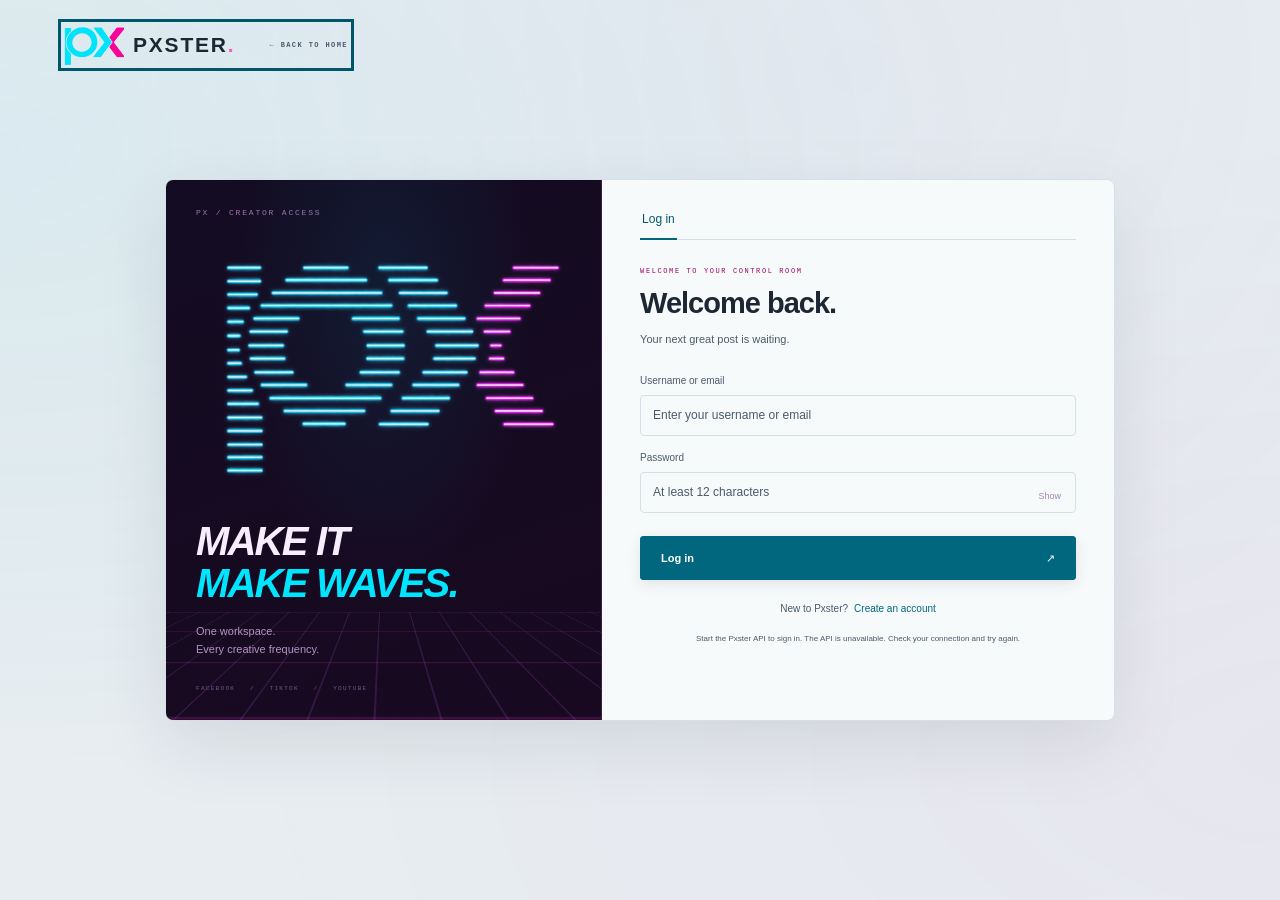
<file: app/public/index.html>
<!doctype html>
<html lang="en">
<head><meta charset="utf-8"><meta name="viewport" content="width=device-width,initial-scale=1"><meta name="theme-color" content="#080411"><title>Pxster — Account access</title><link rel="icon" href="assets/pxster-logo.png"><link rel="stylesheet" href="style.css"><link rel="stylesheet" href="theme.css"><script src="config.js" defer></script><script src="app.js?v=consent-preview-1" defer></script><script src="settings.js?v=1" defer></script><link rel="stylesheet" href="settings.css?v=2"><link rel="stylesheet" href="atmosphere.css"></head>
<body>
  <div id="workspace" hidden>
  <aside class="sidebar">
    <a class="brand" href="#composer" aria-label="Pxster home"><span class="logo-crop"><img src="assets/pxster-short.png" alt=""></span><span>PXSTER<span class="brand-dot">.</span></span></a>
    <div class="workspace-label">YOUR WORKSPACE</div>
    <nav aria-label="Workspace"><a href="#composer" data-view="composer"><span>＋</span>Composer</a><a href="#accounts" data-view="accounts"><span>◎</span>Connected accounts</a><a href="#history" data-view="history"><span>◷</span>Publishing history</a><div class="settings-nav-group"><a href="#settings" data-view="settings"><span>⚙</span>Settings</a><div class="settings-subnav"><a href="#publishing-approval" data-view="publishing-approval">Publishing Approval</a></div></div></nav>
    <div class="sidebar-note"><span class="tiny-star">✦</span><strong>Your content.</strong><p>Your frequency.</p></div>
    <div class="profile"><span class="avatar">P</span><div><strong id="profile-name">Your workspace</strong><small id="profile-email">Sign in to get started</small></div><button id="logout" class="icon-button" title="Sign out" aria-label="Sign out" hidden>↗</button></div>
  </aside>
  <main>
    <header class="topbar"><span id="breadcrumb">Workspace <span>/</span> Composer</span><span id="connection-status" class="connection">Connecting to API…</span></header>
    <div id="demo-banner" class="notice" hidden>Simulation workspace · Publishing is simulated. Nothing is sent to your social accounts.</div>
    <section id="composer" class="view">
      <div class="page-heading"><div class="eyebrow">YOUR NEXT TRANSMISSION</div><h1>One idea. Every channel.</h1><p>Create your post, choose where it goes, and make it happen.</p></div>
      <form id="composer-form" class="composer-grid">
        <div class="editor-stack">
          <section class="card"><div class="card-title"><span class="step">01</span><h2>Add your media</h2><span class="subtle">One image or video</span></div>
            <label class="upload-zone" id="drop-zone" tabindex="0" role="button" aria-label="Choose media to upload"><input id="media-input" type="file" accept="image/jpeg,image/png,image/webp,video/mp4" hidden><span class="upload-icon">↥</span><strong>Drop your next great post here</strong><span>or <u>browse files</u></span><small>JPG, PNG, WebP or MP4 · up to 64 MiB</small></label>
            <div id="media-info" class="media-info" hidden><div><strong id="media-name"></strong><small id="media-meta"></small></div><button type="button" id="remove-media" class="text-button">Remove</button></div>
            <p class="field-note">Photos publish to Facebook. Use an H.264 MP4, 3 seconds–10 minutes, for video channels.</p>
          </section>
          <section class="card"><div class="card-title"><span class="step">02</span><h2>Write your caption</h2></div><label for="caption" class="sr-only">Caption</label><textarea id="caption" maxlength="5000" rows="5" placeholder="Start with a thought. Tell your story. Give it a little personality…"></textarea><div class="caption-footer"><span>Your words, your way.</span><span id="character-count">0 / 5,000</span></div></section>
          <section class="card"><div class="card-title"><span class="step">03</span><h2>Choose your channels</h2><a href="#accounts" class="text-link">Manage accounts ↗</a></div><div id="channel-list" class="channel-list"><p class="empty-text">Connect an account to start publishing.</p></div>
            <fieldset id="youtube-options" hidden><legend>YouTube settings</legend><label>Video title<input id="youtube-title" maxlength="100" placeholder="Give your video a title"></label><div class="field-row"><label>Visibility<select id="youtube-privacy"><option value="">Select visibility</option><option value="private">Private</option><option value="unlisted">Unlisted</option><option value="public">Public</option></select></label><label>Audience<select id="youtube-kids"><option value="">Select audience</option><option value="no">Not made for kids</option><option value="yes">Made for kids</option></select></label></div></fieldset>
            <fieldset id="tiktok-options" hidden><legend>TikTok settings</legend><p id="tiktok-creator" class="field-note"></p><label>Who can watch?<select id="tiktok-privacy"><option value="">Select visibility</option></select></label><div class="checks"><label><input type="checkbox" id="allow-comment">Allow comments</label><label><input type="checkbox" id="allow-duet">Allow Duet</label><label><input type="checkbox" id="allow-stitch">Allow Stitch</label></div><label class="check-label"><input id="commercial" type="checkbox">This content promotes a brand, product or service</label><div id="commercial-options" hidden><label class="check-label"><input id="own-brand" type="checkbox">Your brand · labeled “Promotional content”</label><label class="check-label"><input id="paid-brand" type="checkbox">Branded content · labeled “Paid partnership”</label><p class="field-note">Paid partnerships cannot use private visibility.</p></div><label class="check-label consent"><input id="tiktok-consent" type="checkbox"><span>By posting, you agree to TikTok’s <a href="https://www.tiktok.com/legal/page/global/music-usage-confirmation/en" target="_blank" rel="noreferrer">Music Usage Confirmation</a><span id="brand-policy" hidden> and <a href="https://www.tiktok.com/legal/page/global/bc-policy/en" target="_blank" rel="noreferrer">Branded Content Policy</a></span>.</span></label><p class="field-note">TikTok may take a few minutes to process your post before it appears.</p></fieldset>
          </section>
          <section class="card"><div class="card-title"><span class="step">04</span><h2>Make it happen</h2></div><div class="timing-options"><label><input name="timing" type="radio" value="now" checked><span><strong>Publish now</strong><small>Send it when you’re ready</small></span></label><label><input name="timing" type="radio" value="later"><span><strong>Schedule for later</strong><small>Find the right moment</small></span></label></div><label id="schedule-field" hidden>Date & time<input id="schedule-at" type="datetime-local"><small id="timezone-note"></small></label><p id="simulation-note" class="notice" role="status" hidden>Simulation only · No media will be sent to TikTok.</p><div id="form-error" class="form-error" role="alert" hidden></div><div class="publish-row"><span id="selection-summary">Select accounts to continue</span><button id="publish-button" class="primary" type="submit">Publish post <span>↗</span></button></div></section>
        </div>
        <aside class="preview-column"><div class="preview-title"><h2>Signal preview</h2><span>PREVIEW</span></div><div class="preview-card"><div class="preview-account"><span class="avatar">P</span><div><strong>Your next post</strong><small id="preview-account-name">Choose a connected account</small></div><span>•••</span></div><div id="preview-media" class="preview-media"><div class="preview-placeholder"><span>✦</span><h3>Good things<br>are coming.</h3><p>Your media will appear here.</p></div></div><div class="preview-bottom"><div class="preview-actions">♡ <span>◯</span> ↗ <span class="bookmark">▱</span></div><p id="preview-caption">A blank canvas for your next idea.</p><small>Preview is illustrative. Each platform may crop or format your post differently.</small></div></div><div class="tip"><span>✧</span><div><strong>One post, a little more reach.</strong><p>Choose several accounts to share the same idea across your channels.</p></div></div></aside>
      </form>
    </section>
    <section id="accounts" class="view" hidden><div class="page-heading"><div class="eyebrow">BRING YOUR CHANNELS TOGETHER</div><h1>Your corner of the internet.</h1><p>Connect Facebook Pages, TikTok accounts, and YouTube channels.</p></div><div id="provider-cards" class="provider-cards"></div></section>
    <section id="history" class="view" hidden><div class="page-heading heading-row"><div><div class="eyebrow">EVERY POST, ONE PLACE</div><h1>See how it’s going.</h1><p>Track schedules, platform results, and every publishing attempt.</p></div><button class="secondary" id="refresh-history">Refresh ↻</button></div><div class="history-toolbar"><label class="sr-only" for="history-filter">Filter posts</label><select id="history-filter"><option value="all">All posts</option><option value="scheduled">Scheduled</option><option value="published">Published</option><option value="attention">Needs attention</option></select><span class="subtle">Updates every 10 seconds</span></div><div id="history-list"></div><button id="load-more" class="secondary" hidden>Load older posts</button></section>

    <section id="settings" class="view" hidden><div class="page-heading"><div class="eyebrow">MAKE IT YOURS</div><h1>General Settings</h1><p>Your workspace, your preferences.</p></div></section>
    <section id="publishing-approval" class="view" hidden>
      <div class="page-heading"><div class="eyebrow">SETTINGS / YOUR PUBLISHING CONTROLS</div><h1>Publishing Approval</h1><p>Publishing authorization, notifications, identity, and evidence.</p></div>
      <div class="settings-heading"><span class="badge">Design preview · not active</span></div>
      <div class="notice settings-notice" role="note"><strong>These controls are a proposed configuration, not an active publishing policy.</strong> Changes here are temporary and are not saved or enforced. The existing publishing flow does not yet require approval. No email, push notification, passkey ceremony, signature, or report is generated by this panel.</div>
      <nav class="settings-jumps" aria-label="Publishing Approval sections"><a href="#publishing-approval" data-settings-scroll="approval-policy">Approval policy</a><a href="#publishing-approval" data-settings-scroll="notification-settings">Notifications & preview</a><a href="#publishing-approval" data-settings-scroll="identity-settings">Identity & signatures</a><a href="#publishing-approval" data-settings-scroll="receipt-settings">Receipts & reports</a><a href="#publishing-approval" data-settings-scroll="platform-settings">Platforms & roadmap</a></nav>
      <form id="approval-settings-preview">
      <section class="card settings-card" id="approval-policy"><div class="card-title"><h2>01 · Human approval</h2><span class="subtle">Proposed policy</span></div><p>Prepare and schedule → validate media and permissions → request approval → approve, revise, or reject → revalidate at dispatch → verify results and issue receipts.</p>
      <div class="settings-grid"><label>Security mode<select id="approval-mode"><option value="standard">Standard · session approval</option><option value="protected" selected>Protected · MFA / passkey</option><option value="strict">Strict · two-person approval + passkey step-up</option></select></label><label>Required approvers<select id="approval-people"><option value="owner">Account owner</option><option value="two">Two distinct authorized people</option></select></label><label>Request approval before publication<select id="approval-lead"><option value="168">1 week before</option><option value="24" selected>1 day before</option><option value="6">6 hours before</option><option value="2">2 hours before</option></select></label><label>Follow-up reminder<select id="approval-reminder"><option value="2">2 hours before, if pending</option><option value="6">6 hours before, if pending</option><option value="0">No reminder</option></select></label><label>Missing approval at scheduled time<select id="approval-missing"><option value="hold">Hold publication</option><option value="expire">Expire this publishing attempt</option></select></label><label>Sample publication time<input id="approval-sample-time" type="datetime-local" value="2026-10-20T18:00"></label></div><p class="field-note">Sample timezone: Asia/Manila (UTC+08:00). Production scheduling should store UTC and retain the user's IANA timezone.</p><div id="approval-timeline" class="settings-summary" role="status"></div>
      <div class="settings-table"><table><caption>Proposed security modes — none are implemented</caption><thead><tr><th>Capability</th><th>Standard</th><th>Protected</th><th>Strict</th></tr></thead><tbody><tr><td>Human approval</td><td>Optional in source proposal*</td><td>Required</td><td>Required</td></tr><tr><td>Approval identity</td><td>Session</td><td>MFA / passkey</td><td>Passkey + fresh step-up</td></tr><tr><td>Two-person approval</td><td>No</td><td>Optional</td><td>Required; preparer cannot be sole approver</td></tr><tr><td>Signed receipts, reminders, audit</td><td>Planned</td><td>Planned</td><td>Planned</td></tr><tr><td>Revision invalidates approval</td><td>Yes</td><td>Yes</td><td>Yes</td></tr></tbody></table></div><p class="field-note">*The source proposal's optional automatic publishing conflicts with “no valid approval, no publishing.” The recommended initial implementation requires approval in every mode; no bypass control is offered here. Protected is the proposed solo-creator default; Strict requires a team-role system.</p>
      <details open><summary>Authorization rules and approval evidence</summary><ul><li>No response means no consent. Hold or expire the attempt; late approval requires a confirmed new publishing time.</li><li>Approve only the exact media bytes/digest, final caption, metadata, platform and account IDs, visibility, scheduled time, publishing options, and revision number.</li><li>Record approver identity, authentication method, decision time, approval expiry, and revocation. Early approval remains valid only for unchanged content within its authorization window.</li><li>Edits, destination changes, rescheduling, and automatically appended text or links invalidate prior approval.</li><li>The worker must independently recheck approval in an atomic dispatch process. Retries that submit new content need valid approval; status polling of an existing platform job may continue.</li><li>Revocation prevents future dispatch, but cannot guarantee cancellation after a platform has received the request.</li><li>Use idempotency and platform reconciliation. Unknown outcomes require investigation, not blind resubmission.</li></ul></details>
      <div class="settings-grid"><label>Approval expiry (proposed)<select><option>At the approved publication window's end</option><option>Require fresh approval before each new attempt</option></select></label><label class="check-label"><input type="checkbox" checked disabled>Material changes always invalidate approval</label></div></section>
      <section class="card settings-card" id="notification-settings"><div class="card-title"><h2>02 · Notifications</h2><span class="subtle">No delivery service connected</span></div><div class="settings-grid"><label class="check-label"><input type="checkbox" checked>In-app approval inbox and history</label><label class="check-label"><input type="checkbox" checked>Email requests, reminders, and receipts</label><label class="check-label"><input type="checkbox">Phone notifications via Web Push / PWA</label><label class="check-label"><input type="checkbox" disabled>SMS backup · later phase</label></div><p>Email needs a transactional provider and a verified recipient. Web Push needs HTTPS, a service worker, and user permission; phone installation requirements vary. This preview never requests notification permission or subscribes a device.</p><p>Messages open an authenticated review screen. Proposed email links are short-lived and single-use; opening or scanning a link must never approve a post. Never include OAuth tokens, private media links, or long-lived approval credentials in notifications.</p>
      <div class="settings-preview-controls"><label>Preview channel<select id="settings-preview-channel"><option value="phone">Phone</option><option value="email">Email</option><option value="inbox">Pxster inbox</option></select></label><label>Preview event<select id="settings-preview-event"><option value="request">Approval request</option><option value="reminder">Pending reminder</option><option value="held">Publication held</option><option value="receipt">Publishing receipt</option></select></label></div><article id="settings-notification" class="settings-notification"><div><strong>PXSTER<span> .</span></strong><small id="settings-preview-label">PHONE · SAMPLE</small></div><h3 id="settings-preview-title"></h3><p id="settings-preview-body"></p><button type="button" id="settings-preview-review" class="secondary">Review sample →</button></article><p class="field-note">All examples use fictional content and Asia/Manila time. Nothing is sent or published.</p>
      <details id="settings-sample-review" hidden><summary>Sample review · October Product Launch · revision 3</summary><p><strong>Media:</strong> illustrative video, no real upload. <strong>Caption:</strong> “Something electric is coming. Meet our October launch. ✦ #MakeWaves”</p><p><strong>Destinations:</strong> Facebook Sample Page and TikTok @samplecreator. <strong>Visibility:</strong> Public. <strong>Publication:</strong> October 20, 2026, 6:00 PM Asia/Manila.</p><div class="settings-actions"><button type="button" data-settings-decision="approve" class="secondary">Simulate approve</button><button type="button" data-settings-decision="revise" class="secondary">Simulate revise</button><button type="button" data-settings-decision="reject" class="secondary">Simulate reject</button></div><p id="settings-decision-result" role="status">No real authorization exists for this example.</p></details>
      </section>
      <section class="card settings-card" id="identity-settings"><div class="card-title"><h2>03 · Identity, signatures & attribution</h2></div><div class="settings-table"><table><thead><tr><th>Mechanism</th><th>Purpose</th><th>Status</th></tr></thead><tbody><tr><td>Platform OAuth</td><td>Delegated platform access; not approval for every future post</td><td>Existing adapters; live credentials/review required</td></tr><tr><td>User authentication</td><td>Identifies the person accessing Pxster</td><td>Cookie sessions exist; MFA/passkeys planned</td></tr><tr><td>Publishing approval</td><td>Authorizes one exact content revision</td><td>Reserved, not enforced</td></tr><tr><td>Cryptographic signature</td><td>Verifies integrity and origin of a signed record</td><td>Planned server-side Ed25519 signing</td></tr><tr><td>Caption/email signature & link-in-bio</td><td>Branding and attribution</td><td>Planned; not an authentication mechanism</td></tr></tbody></table></div><div class="settings-grid"><label>Approval verification<select><option>Fresh MFA / passkey verification (planned)</option><option>Session authentication (planned policy)</option></select></label><label>Receipt signing<select disabled><option>Ed25519 · separate signing key required</option></select></label><label>Branded profile / link-in-bio URL<input type="url" placeholder="https://your-brand.example/creator"></label><label>Caption footer<textarea rows="2" placeholder="Your proposed signature or call to action"></textarea></label><label>Campaign tracking parameters<input placeholder="utm_source=pxster&amp;utm_campaign=launch"></label><label>Email signature<textarea rows="2" placeholder="Your proposed email signature"></textarea></label></div><p>Resolve all branding, footers, and tracking links before approval so they are included in the final preview and hash. These sample fields do not modify composer content.</p><details open><summary>Security and key handling</summary><ul><li>Use official OAuth redirects, never store Facebook, TikTok, or Google passwords. Access and refresh tokens are encrypted; scope permissions and support rotation/revocation.</li><li>A normal passkey login proves an authentication ceremony, not automatically a signature over the full post payload. Bind step-up evidence to the exact approval revision.</li><li>Use a separate server signing key with key IDs, rotation, and public-key verification. Never reuse the provider-token encryption key or put private keys in the browser.</li><li>A server signature proves Pxster signed the record; it is not independent proof of human intent or public visibility. Database rows alone are not tamper-proof audit storage.</li></ul></details></section>
      <section class="card settings-card" id="receipt-settings"><div class="card-title"><h2>04 · Receipts, history & reports</h2></div><div class="settings-grid"><label class="check-label"><input type="checkbox" checked>Authorization receipt for the approved revision</label><label class="check-label"><input type="checkbox" checked>Separate execution receipt for each destination</label><label class="check-label"><input type="checkbox" checked>Immediate outcome report</label><label class="check-label"><input type="checkbox" checked>24-hour performance report</label><label class="check-label"><input type="checkbox" checked>7-day follow-up report</label><label>Export format<select><option>Signed JSON + readable PDF (planned)</option><option>Signed JSON (planned)</option></select></label></div><p>Keep one parent job and independent Facebook, TikTok, and YouTube results. One platform failure must not hide success on another. Performance reports carry metric fetch timestamps and remain separate from the original publication receipt.</p><div class="settings-summary"><strong>Example PX-20261020-0042 · illustrative only</strong><p>October Product Launch · revision 3 · Facebook · scheduled October 20, 6:00 PM Asia/Manila.</p><p>Production receipts should include the full content SHA-256, approver and verification method, approval/expiry times, platform post ID, attempt timestamps, platform response reference, verification method, immutable event IDs, signature, and signing-key ID. None of these are real evidence in this preview.</p></div><div class="settings-table"><table><thead><tr><th>Receipt state</th><th>Meaning</th></tr></thead><tbody><tr><td>SUBMITTED</td><td>Request accepted; publication not established</td></tr><tr><td>PROCESSING</td><td>Platform still processing</td></tr><tr><td>PUBLISHED</td><td>Provider reports publication</td></tr><tr><td>PUBLICLY_VERIFIED</td><td>Independent visibility check recorded, where supported</td></tr><tr><td>FAILED</td><td>Known failure</td></tr><tr><td>UNKNOWN</td><td>Outcome uncertain; reconcile before retrying</td></tr></tbody></table></div><p class="field-note">These are proposed receipt states; current history uses the existing worker states. A returned ID or successful HTTP request does not prove public visibility. Views, reach, and engagement depend on platform permissions and availability.</p></section>
      <section class="card settings-card" id="platform-settings"><div class="card-title"><h2>05 · Platforms & implementation plan</h2></div><div class="settings-table"><table><thead><tr><th>Platform</th><th>Approval behavior</th></tr></thead><tbody><tr><td>Facebook Pages</td><td>Pxster approval before the authorized Page publishing API.</td></tr><tr><td>TikTok</td><td>Pxster approval plus creator information, explicit consent, visibility, scopes, and required app review. Current adapter targets Direct Post. Upload-to-Inbox would require the creator to finish in TikTok; it is not implemented.</td></tr><tr><td>YouTube</td><td>Approve before upload or visibility changes; reconcile processing status and applicable API audit restrictions.</td></tr><tr><td>Instagram Professional</td><td>Future adapter only; eligibility and permissions must be established first.</td></tr></tbody></table></div><p>Pxster approval never replaces platform consent. Polling already exists; verified Meta/TikTok webhook receivers are reserved but not exposed.</p><ol class="settings-roadmap"><li><strong>Approval engine</strong> — immutable revisions, requests, expiry, rejection, revocation, worker dispatch checks, and hold rules.</li><li><strong>Email and phone notifications</strong> — transactional delivery, secure deep links, PWA/Web Push, reminders, and delivery history.</li><li><strong>Strong identity and signatures</strong> — passkeys, fresh step-up, canonical content hashes, signed authorization records.</li><li><strong>Publishing evidence</strong> — reconciliation, signed/exportable receipts, audit history, and timestamped performance reports.</li></ol><details><summary>Architecture, records, and reserved API operations</summary><p>This Pxster repository uses FastAPI, PostgreSQL, a durable database worker, private R2, and Cloudflare. Celery Beat, RabbitMQ, and Redis in the source proposal are optional future infrastructure, not installed dependencies of this app.</p><p>Preserve existing posts, connected accounts, media assets, destinations, publish attempts, users, and sessions. Reserved additions: post revisions, approval policies/requests/decisions, notification deliveries/preferences/push subscriptions, passkey credentials/challenges, audit events, receipt artifacts/signing-key metadata, performance reports, and webhook events.</p><p>Versioned API namespaces cover post revisions/request-approval, approvals (list/review/approve/reject/revoke), policies, notifications, push subscriptions, passkeys, post audit/receipts/reports. Meta/TikTok webhook and passkey sign-in paths remain unmounted. Existing post creation/history endpoints remain in use.</p><p>Every real operation must verify the authenticated user, ownership/tenant, authorization rights, revision, and current state. Namespace placeholders return 501 and perform no action. Keep approval logic independent of social adapters so future platforms and AI-assisted drafting cannot bypass it.</p></details></section>
      <div class="settings-actions"><button type="reset" class="secondary">Reset preview options</button><span class="subtle">Preview only · no changes are saved</span></div>
      </form>
    </section>
    <footer>Made for your creative rhythm. <span>PXSTER WORKSPACE</span></footer>
  </main>
  </div>
  <div class="auth-background" aria-hidden="true"><div></div></div>
  <dialog id="remove-account-dialog" aria-labelledby="remove-account-title" style="max-width:480px;padding:28px;background:#100b20;color:#fff;border:1px solid #29dce6;border-radius:16px">
    <h2 id="remove-account-title">Remove my Account</h2><p id="remove-account-message" role="status"></p>
    <button id="remove-account-cancel" class="text-button" type="button">Cancel</button>
    <button id="remove-account-action" class="primary" type="button">Disconnect channel first</button>
  </dialog>
  <dialog id="consent-preview" aria-labelledby="consent-preview-title" style="max-width:540px;width:calc(100% - 32px);padding:32px;background:#100b20;color:#fff;border:1px solid #29dce6;border-radius:20px">
    <div class="eyebrow">PXSTER · INTERACTIVE TEST</div>
    <h2 id="consent-preview-title">Connect TikTok — consent preview</h2>
    <p class="notice"><strong>SIMULATION ONLY</strong> · This is a Pxster mockup, not a platform authorization screen or evidence of a working integration. No account access is granted.</p>
    <p>Preview account: <strong>pxster-test</strong></p>
    <p>Review the test connection:</p>
    <p id="consent-permission"></p>
    <p>This test does not request your password, create tokens, or authorize uploading or publishing. It resets when this page reloads.</p>
    <div style="display:flex;gap:16px;flex-wrap:wrap;margin-top:24px"><button id="consent-preview-cancel" class="text-button" type="button">Cancel</button><button id="consent-preview-accept" class="primary" type="button">Accept simulated consent</button></div>
  </dialog>
  <dialog id="auth-dialog" aria-labelledby="auth-title">
  <a id="auth-home" class="brand" href="http://localhost:5174" aria-label="Back to Pxster landing page"><span class="logo-crop"><img src="assets/pxster-short.png" alt=""></span><span>PXSTER<span class="brand-dot">.</span></span><small>← BACK TO HOME</small></a>
    <div class="auth-shell">
      <aside class="auth-art" aria-label="Pxster"><span class="auth-kicker">PX / CREATOR ACCESS</span><img src="assets/pxster-logo.png" alt="Pxster neon PX logo"><div class="auth-art-copy"><h2>MAKE IT<br><em>MAKE WAVES.</em></h2><p>One workspace.<br>Every creative frequency.</p></div><div class="auth-art-footer">FACEBOOK &nbsp; / &nbsp; TIKTOK &nbsp; / &nbsp; YOUTUBE</div></aside>
      <form id="auth-form">
        <div class="auth-tabs" role="group" aria-label="Account access"><button type="button" id="auth-login-tab" class="active" aria-pressed="true">Log in</button><button type="button" id="register-button" aria-pressed="false" hidden>Sign up</button></div>
        <div class="auth-eyebrow">WELCOME TO YOUR CONTROL ROOM</div>
        <h2 id="auth-title">Welcome back.</h2><p id="auth-description">Your next great post is waiting.</p>
        <label id="login-identifier-label">Username or email<input id="email" type="text" autocomplete="username" maxlength="254" placeholder="Enter your username or email" required></label>
        <label id="signup-username-label" hidden>Username<input id="signup-username" type="text" autocomplete="username" minlength="3" maxlength="32" pattern="[A-Za-z0-9][A-Za-z0-9_.\-]*" placeholder="Choose your creator name" disabled><small>3–32 letters, numbers, dots, underscores or hyphens.</small></label>
        <label id="signup-email-label" hidden>Email<input id="signup-email" type="email" autocomplete="email" maxlength="254" placeholder="you@example.com" disabled></label>
        <label>Password<span class="password-field"><input id="password" aria-label="Password" type="password" minlength="12" maxlength="256" autocomplete="current-password" placeholder="At least 12 characters" required><button type="button" id="toggle-password" aria-label="Show password">Show</button></span></label>
        <label id="confirm-password-label" hidden>Confirm password<input id="confirm-password" type="password" minlength="12" maxlength="256" autocomplete="new-password" placeholder="Enter your password again" disabled></label>
        <p id="auth-error" class="form-error" role="alert" hidden></p>
        <button class="primary" id="login-button" type="submit">Log in <span>↗</span></button>
        <p class="auth-switch"><span id="auth-switch-copy">New to Pxster?</span> <button type="button" id="auth-switch-button">Create an account</button></p>
        <p id="auth-status" class="field-note" role="status">Your workspace opens only after you log in.</p>
      </form>
    </div>
  </dialog>
  <div id="toast" role="status" aria-live="polite" hidden></div>
</body></html>
</file>
<file: app/public/style.css>
:root{--ink:#223e35;--muted:#7e8880;--line:#e5e7df;--paper:#f8f9f5;--green:#214f40;--accent:#e5eead;--white:#fff;--danger:#a33f34;font-family:Inter,-apple-system,BlinkMacSystemFont,"Segoe UI",sans-serif;color:var(--ink);background:var(--paper);font-synthesis:none}*{box-sizing:border-box}body{margin:0}button,input,textarea,select{font:inherit}button,a,input,textarea,select{-webkit-tap-highlight-color:transparent}button,a{touch-action:manipulation}button{cursor:pointer}button:disabled{cursor:wait;opacity:.5}a{color:inherit}button:focus-visible,a:focus-visible,input:focus-visible,textarea:focus-visible,select:focus-visible,[tabindex]:focus-visible{outline:3px solid #9cae54;outline-offset:3px}[hidden]{display:none!important}.sidebar{width:250px;position:fixed;inset:0 auto 0 0;background:#fff;border-right:1px solid var(--line);padding:33px 23px 22px;display:flex;flex-direction:column}.brand{display:flex;align-items:center;gap:10px;font-size:30px;font-weight:800;text-decoration:none;letter-spacing:-1.7px}.brand-dot{color:#91a366;margin-left:-10px}.brand-icon{background:var(--green);border-radius:12px;color:var(--accent);height:36px;width:36px;position:relative;font-size:34px;line-height:28px;text-align:center;letter-spacing:-4px;padding-right:8px}.brand-icon span{position:absolute;font-size:18px;right:3px;top:-3px}.workspace-label{font-size:9px;letter-spacing:1.8px;color:#9da49d;margin:51px 10px 16px;font-weight:700}nav{display:grid;gap:7px}nav a{display:flex;align-items:center;gap:13px;text-decoration:none;font-size:13px;padding:13px 12px;border-radius:7px;color:#748177}nav a span{font-size:22px;width:23px;text-align:center}nav a.active{background:#edf2e7;color:var(--green);font-weight:650}.sidebar-note{margin-top:auto;padding:28px 14px 35px;color:#889280;font-size:12px}.sidebar-note strong{display:block;color:#5f705d;font-size:12px}.sidebar-note p{margin:7px 0}.tiny-star{display:block;color:#a4af7e;font-size:34px;margin-bottom:13px}.profile{border-top:1px solid var(--line);padding-top:20px;display:flex;align-items:center;gap:10px}.avatar{width:35px;height:35px;border-radius:50%;background:#e9ead8;display:grid;place-items:center;font-size:13px;font-weight:650;flex-shrink:0}.profile div{min-width:0;flex:1}.profile strong{font-size:11px}.profile small{font-size:10px;display:block;color:#879181;margin-top:5px;overflow:hidden;text-overflow:ellipsis}.icon-button{border:0;background:transparent;color:var(--muted);font-size:19px;padding:5px}main{margin-left:250px;padding:0 46px;max-width:1600px}.topbar{height:82px;border-bottom:1px solid var(--line);display:flex;align-items:center;justify-content:space-between;font-size:11px;color:#8b9388}.topbar span span{padding:0 10px;color:#c4cabc}.connection{display:flex;gap:7px;align-items:center;font-size:10px}.connection:before{content:"";width:6px;height:6px;border-radius:50%;background:#9dafa2}.connection.offline:before{background:#ca6e56}.page-heading{padding:41px 0 31px}.eyebrow{font-size:9px;letter-spacing:2px;font-weight:700;color:#8c996d;margin-bottom:13px}h1{font-family:Georgia,"Times New Roman",serif;font-weight:400;font-size:39px;letter-spacing:-1.5px;margin:0 0 12px;line-height:1.15}.page-heading p{font-size:12px;color:#84907f;margin:0;line-height:1.8}.composer-grid{display:grid;grid-template-columns:minmax(380px,1.4fr) minmax(270px,.8fr);gap:29px;align-items:start}.editor-stack{display:grid;gap:18px}.card{background:#fff;border:1px solid var(--line);border-radius:12px;padding:23px}.card-title{display:flex;align-items:center;gap:10px;margin-bottom:19px}.step{font-size:10px;color:#889477;background:#f0f3e8;border-radius:5px;padding:5px 6px}h2{font-size:13px;margin:0;font-weight:650}.subtle{color:#8f978b;font-size:10px}.card-title .subtle,.card-title .text-link{margin-left:auto}.upload-zone{border:1px dashed #c7cfb9;border-radius:8px;background:#fbfcf8;min-height:180px;display:flex;flex-direction:column;align-items:center;justify-content:center;cursor:pointer;gap:9px;text-align:center;padding:16px;transition:background .2s}.upload-zone.dragover{background:#ecf2d9;border-color:var(--green)}.upload-icon{height:38px;width:38px;border-radius:11px;background:#eaf0dd;display:grid;place-items:center;font-size:23px;color:#738755;margin-bottom:3px}.upload-zone strong{font-size:12px;font-weight:550}.upload-zone>span:not(.upload-icon){color:#8b9683;font-size:11px}.upload-zone u{color:#4f6c46;text-underline-offset:3px}.upload-zone small{font-size:9px;color:#a0a792;margin-top:4px}.field-note{font-size:10px;line-height:1.7;color:#8c9786;margin:13px 0 0}.media-info{display:flex;justify-content:space-between;align-items:center;background:#f1f6e9;border-radius:7px;padding:13px;margin-top:12px;gap:10px}.media-info strong{font-size:11px;word-break:break-all}.media-info small{display:block;font-size:10px;color:#738365;margin-top:5px}textarea{border:0;width:100%;resize:vertical;min-height:115px;color:#334d3f;font-size:13px;line-height:1.9;background:transparent;outline-offset:4px}textarea::placeholder{color:#a7aea0}.caption-footer{border-top:1px solid #f0f1eb;padding-top:13px;display:flex;justify-content:space-between;color:#a0a693;font-size:9px}.channel-list{display:flex;flex-wrap:wrap;gap:10px}.channel{border:1px solid var(--line);border-radius:8px;padding:10px 12px;display:flex;align-items:center;gap:9px;font-size:11px;cursor:pointer;flex:1;min-width:130px}.channel:has(input:checked){border-color:#77906a;background:#f5f8ef}.platform-icon{width:25px;height:25px;border-radius:7px;color:white;display:grid;place-items:center;font-size:15px;font-weight:800}.facebook{background:#316ddb}.tiktok{background:#252d2b}.youtube{background:#e95347}.channel input{margin-left:auto}.channel span small{display:block;max-width:125px;overflow:hidden;text-overflow:ellipsis;margin-top:3px;color:#8e9788;font-size:9px}input[type=checkbox],input[type=radio]{accent-color:var(--green);width:14px;height:14px;flex-shrink:0}label{font-size:11px;line-height:1.6}input:not([type=checkbox]):not([type=radio]):not([type=file]),select{border:1px solid #dfe4d6;border-radius:6px;background:white;color:var(--ink);width:100%;padding:10px 12px;display:block;margin-top:6px;font-size:12px}fieldset{border:0;border-top:1px solid var(--line);padding:20px 0 0;margin:24px 0 0}legend{font-size:11px;font-weight:650;padding:0 7px 0 0}.field-row{display:grid;grid-template-columns:1fr 1fr;gap:14px;margin-top:14px}.checks{display:flex;flex-wrap:wrap;gap:15px;margin:16px 0}.checks label,.check-label{display:flex;align-items:center;gap:7px;font-size:10px}.checks label:has(input:disabled){opacity:.45}.check-label{margin:10px 0}.consent{align-items:flex-start;color:#6d7865}.consent input{margin-top:2px}.timing-options{display:flex;gap:12px}.timing-options label{flex:1;display:flex;gap:8px;border:1px solid var(--line);border-radius:7px;padding:13px 9px;cursor:pointer;align-items:center}.timing-options label:has(input:checked){background:#f7f9f0;border-color:#a9b993}.timing-options strong{display:block;font-size:11px;font-weight:550}.timing-options small{display:block;font-size:9px;color:#939e88;margin-top:3px}#schedule-field{display:block;margin-top:18px}#timezone-note{display:block;color:var(--muted);margin-top:5px}.publish-row{display:flex;justify-content:space-between;gap:15px;align-items:center;border-top:1px solid var(--line);margin-top:23px;padding-top:20px}.publish-row>span{font-size:10px;color:#8c9881}.primary,.secondary{border-radius:7px;padding:12px 20px;font-size:11px;font-weight:600;display:inline-flex;align-items:center;justify-content:center;gap:20px;text-decoration:none}.primary{background:var(--green);border:1px solid var(--green);color:#fff}.primary:hover{background:#153e30}.secondary{background:white;border:1px solid var(--line);color:var(--ink)}.secondary:hover{background:#f3f7ec}.text-button{font-size:10px;color:#6d815d;border:0;background:transparent;padding:7px}.text-link{font-size:9px;color:#7b8d6e;text-decoration:none}.preview-column{position:sticky;top:25px}.preview-title{display:flex;justify-content:space-between;align-items:center;padding:1px 2px 15px}.preview-title h2{font-size:12px}.preview-title>span{font-size:8px;letter-spacing:1.3px;color:#95a088}.preview-card{border:1px solid var(--line);border-radius:12px;overflow:hidden;background:white;box-shadow:0 7px 25px #263a2710}.preview-account{display:flex;align-items:center;gap:9px;padding:17px}.preview-account .avatar{width:30px;height:30px;font-size:11px}.preview-account strong{font-size:10px}.preview-account small{display:block;font-size:8px;color:#99a18f;margin-top:4px}.preview-account>span:last-child{margin-left:auto;font-size:10px}.preview-media{aspect-ratio:1;background:#e8eddf;display:grid;place-items:center;overflow:hidden}.preview-placeholder{text-align:center;color:#779267}.preview-placeholder>span{font-size:50px;font-weight:200;color:#a8b58d}.preview-placeholder h3{font-family:Georgia,serif;font-weight:400;font-size:31px;line-height:1.15;margin:20px 0 13px;letter-spacing:-.8px}.preview-placeholder p{font-size:9px;color:#9aa88a}.preview-media img,.preview-media video{width:100%;height:100%;max-height:480px;object-fit:contain;background:#e8eddf}.preview-bottom{padding:15px 18px 18px}.preview-actions{display:flex;align-items:center;font-size:24px;gap:12px;color:#658255;line-height:1}.bookmark{margin-left:auto}.preview-bottom p{font-size:11px;line-height:1.8;white-space:pre-wrap;overflow-wrap:anywhere;margin:16px 0;color:#6b7b5f}.preview-bottom small{font-size:8px;color:#a7ad9c;line-height:1.7;display:block}.tip{display:flex;gap:13px;margin:23px 8px;color:#87957c}.tip>span{font-size:24px}.tip strong{font-size:10px;font-weight:550}.tip p{font-size:10px;line-height:1.8;margin:7px 0;max-width:235px;color:#9aa590}footer{padding:33px 0;margin-top:12px;display:flex;justify-content:space-between;font-size:9px;color:#a4ad98}footer span{font-size:8px;letter-spacing:1.4px}.notice{margin-top:20px;padding:12px 16px;background:#edf1d8;border:1px solid #dce3c1;border-radius:8px;font-size:11px;color:#68734c}.form-error{background:#fff1ec;border:1px solid #f0d6ca;color:var(--danger);font-size:12px;line-height:1.6;padding:12px;border-radius:6px;margin:15px 0}.empty-text{font-size:12px;color:#929b88;line-height:1.8}.provider-cards{display:grid;grid-template-columns:repeat(3,1fr);gap:18px;margin-bottom:24px}.provider-card{padding:25px;background:#fff;border:1px solid var(--line);border-radius:12px}.provider-card .platform-icon{width:37px;height:37px;font-size:22px;margin-bottom:17px}.provider-card h2{font-size:15px}.provider-card p{font-size:11px;color:#8c9784;line-height:1.7;min-height:40px;margin-bottom:22px}.provider-card .primary{width:100%}.provider-card .text-button{width:100%;margin-top:10px}.account-row{display:flex;align-items:center;gap:14px;border-top:1px solid var(--line);padding:18px 0}.account-row>div{flex:1}.account-row strong{font-size:12px}.account-row small{display:block;font-size:10px;color:#8b9682;margin-top:5px}.badge{font-size:9px;text-transform:capitalize;background:#edf2e5;color:#627a51;padding:5px 8px;border-radius:5px;white-space:nowrap}.badge.failed,.badge.partial_failure,.badge.needs_attention{background:#f9e9de;color:#aa6741}.badge.scheduled,.badge.processing,.badge.publishing,.badge.retry_wait,.badge.queued{background:#e9eef5;color:#667d99}.heading-row{display:flex;align-items:center;justify-content:space-between;gap:20px}.history-toolbar{display:flex;align-items:center;justify-content:space-between;margin-bottom:20px}.history-toolbar select{width:190px}.history-post{margin-bottom:18px}.history-post-heading{display:flex;align-items:start;justify-content:space-between;gap:15px}.history-post h2{font-size:14px;line-height:1.7;max-width:80%;white-space:pre-wrap;overflow-wrap:anywhere}.history-post .dates{color:#9aa18e;font-size:10px;margin:9px 0 19px}.destination{border-top:1px solid var(--line);padding:13px 0}.destination-title{display:flex;align-items:center;gap:10px;font-size:11px}.destination-title .badge{margin-left:auto}.destination p{font-size:11px;color:#9b654d;line-height:1.6}details{font-size:10px;color:#8b9880;margin-top:12px}summary{cursor:pointer}details ul{padding-left:18px;line-height:1.9}.destination code{font-size:10px;overflow-wrap:anywhere}dialog{border:1px solid var(--line);border-radius:18px;width:min(420px,calc(100% - 32px));padding:34px;color:var(--ink);box-shadow:0 20px 80px #1a332522}dialog::backdrop{background:#17332666;backdrop-filter:blur(5px)}.auth-brand{font-size:28px;margin-bottom:30px}dialog h2{font-family:Georgia,serif;font-size:28px;font-weight:400}dialog p{font-size:12px;color:#87937d;line-height:1.7}dialog label{display:block;margin:17px 0}dialog .primary{width:100%;margin-top:7px}dialog .text-button{width:100%;margin-top:14px}#toast{position:fixed;bottom:25px;right:25px;max-width:430px;background:var(--green);color:white;padding:16px 22px;box-shadow:0 8px 30px #0002;border-radius:10px;font-size:12px;line-height:1.6;z-index:10}.sr-only{position:absolute;width:1px;height:1px;overflow:hidden;clip:rect(0,0,0,0)}@media(min-width:1450px){main{padding:0 65px}.composer-grid{gap:38px;grid-template-columns:minmax(440px,1.5fr) minmax(320px,.8fr)}.card{padding:27px}}@media(max-width:1100px){.sidebar{width:205px;padding-left:16px;padding-right:16px}main{margin-left:205px;padding:0 25px}.composer-grid{grid-template-columns:minmax(340px,1fr) 270px;gap:18px}.card{padding:18px}.channel{min-width:100%}.provider-cards{grid-template-columns:1fr}.provider-card p{min-height:0}.provider-card .primary{width:auto}}@media(max-width:880px){.sidebar{position:static;width:100%;height:auto;padding:17px 24px;display:block;border-right:0;border-bottom:1px solid var(--line)}.brand{font-size:25px}.brand-icon{height:29px;width:29px;font-size:28px}.brand-icon span{font-size:13px}.workspace-label,.sidebar-note,.profile{display:none}nav{display:flex;margin-top:18px;gap:5px}nav a{padding:9px;font-size:11px}nav a span{font-size:17px;width:15px}main{margin:0;padding:0 24px}.topbar{height:55px}.composer-grid{grid-template-columns:minmax(0,1fr) 280px}.page-heading{padding-top:30px}h1{font-size:33px}}@media(max-width:680px){main{padding:0 18px}.sidebar{padding:17px 18px}nav a{font-size:10px;gap:5px}.composer-grid{display:flex;flex-direction:column}.editor-stack,.preview-column{width:100%}.preview-column{position:static;max-width:420px;margin:15px auto}.page-heading h1{font-size:32px}.page-heading p{font-size:11px}.topbar{font-size:10px}.connection{font-size:8px}.card-title .subtle{font-size:8px}.timing-options label{padding:12px 7px}.timing-options small{font-size:8px}.channel{min-width:130px}.publish-row{align-items:flex-start;flex-direction:column}.publish-row button{width:100%}.heading-row{align-items:flex-start;flex-direction:column}.account-row{flex-wrap:wrap}.account-row>div{min-width:50%}footer span{display:none}.field-row{grid-template-columns:1fr}.history-toolbar .subtle{font-size:9px}.history-post h2{font-size:12px}.provider-cards{gap:13px}#toast{left:18px;right:18px;bottom:18px}}

@media(max-width:880px){.profile{display:flex;position:absolute;right:24px;top:16px;border:0;padding:0}.profile>div{display:none}}
</file>
<file: app/public/theme.css>
:root{--ink:#f2ecff;--muted:#a89ab8;--line:#30203f;--paper:#080411;--green:#00e5ff;--accent:#ff26d4;--white:#130c20;--danger:#ff9eae;--cyan:#00e5ff;--pink:#ff26d4;--mono:"SFMono-Regular",Consolas,"Liberation Mono",monospace;color-scheme:dark;background:#080411;color:#f2ecff}body{background:radial-gradient(ellipse at 80% 0,#37123b44,transparent 55%),#080411}::selection{background:#ff26d4;color:#080411}button:focus-visible,a:focus-visible,input:focus-visible,textarea:focus-visible,select:focus-visible,[tabindex]:focus-visible{outline-color:var(--cyan)}.sidebar{background:#0d0716;border-color:#2c1939}.brand{font-size:23px;font-weight:850;letter-spacing:1.8px;gap:9px}.brand-dot{margin:0;color:var(--pink)}.logo-crop{width:60px;height:40px;overflow:hidden;position:relative;display:block;flex-shrink:0}.logo-crop img{position:absolute;width:80px;height:80px;left:-10px;top:-23px;mix-blend-mode:screen}.workspace-label{color:#796689;font-family:var(--mono);font-size:8px;letter-spacing:1.6px}nav a{color:#9f8db0}nav a:hover{color:var(--cyan);background:#251330}nav a.active{background:linear-gradient(90deg,#00e5ff12,#00e5ff03);color:var(--cyan);box-shadow:inset 2px 0 var(--cyan)}.sidebar-note{color:#806c91}.sidebar-note strong{color:#d5acd8}.sidebar-note p{color:#8c739d}.tiny-star{color:var(--pink);text-shadow:0 0 20px #ff26d444}.profile{border-color:#2d193d}.profile small{color:#8e76a2}.avatar{background:linear-gradient(135deg,#253143,#35143f);color:var(--cyan);border:1px solid #00e5ff36}.icon-button{color:#a77abc}.topbar{color:#806b93;border-color:var(--line);font-family:var(--mono);font-size:10px}.connection{color:#a69bb8}.connection:before{background:var(--cyan);box-shadow:0 0 8px #00e5ff80}.connection.offline:before{background:#ff658c}.page-heading h1{font-family:Arial,Helvetica,sans-serif;font-weight:800;letter-spacing:-1.7px;font-size:39px;color:#faf5ff}.page-heading p{color:#9a88ac}.eyebrow{color:var(--pink);font-family:var(--mono);font-size:8px;letter-spacing:2px}.card{background:linear-gradient(120deg,#150c23,#100a1b);border-color:#32213e;border-radius:8px}.card-title h2{color:#e7ddee}.step{background:#ff26d410;color:#ff6ee1;border:1px solid #ff26d425;font-family:var(--mono);font-size:9px}.subtle{color:#8e789f}.upload-zone{background:linear-gradient(135deg,#09222a55,#20102c66);border-color:#00e5ff40;color:#d9e9ee;border-radius:5px}.upload-zone:hover,.upload-zone.dragover{background:#07333c77;border-color:var(--cyan)}.upload-icon{background:#00e5ff11;border:1px solid #00e5ff33;color:var(--cyan);border-radius:5px}.upload-zone>span:not(.upload-icon){color:#9986a9}.upload-zone u{color:var(--cyan)}.upload-zone small{color:#81718f}.field-note{color:#8c779f}.media-info{background:#00e5ff09;border:1px solid #00e5ff26;color:#ddf9ff}.media-info small{color:#78a4b2}.text-button,.text-link{color:var(--cyan)}textarea{color:#e6ddec}textarea::placeholder{color:#73637e}.caption-footer{color:#836e94;border-color:#2a1b38}.channel{border-color:#3a264a;border-radius:5px;color:#d9cce5;background:#100a1b}.channel:has(input:checked){background:#00e5ff0b;border-color:#00e5ff85}.channel span small{color:#a18aaf}.facebook{background:#135695}.tiktok{background:#070610;border:1px solid #58405e}.youtube{background:#a33466}input[type=checkbox],input[type=radio]{accent-color:var(--cyan)}input:not([type=checkbox]):not([type=radio]):not([type=file]),select{background:#0c0715;color:#e6ddef;border-color:#44314f;border-radius:4px}input::placeholder{color:#74627f}input:not([type=checkbox]):not([type=radio]):focus,select:focus{border-color:var(--cyan)}fieldset{border-color:#3a2549}.checks label,.check-label{color:#b5a2c7}.consent a{color:var(--cyan)}.timing-options label{border-color:#3b284a;background:#0d0916;border-radius:5px}.timing-options label:has(input:checked){background:#00e5ff08;border-color:#00e5ff80}.timing-options small{color:#8b769d}.publish-row{border-color:#352340}.publish-row>span{color:#917ca4}.primary{background:var(--cyan);border-color:var(--cyan);color:#070511;box-shadow:0 0 24px #00e5ff0d;border-radius:3px;font-weight:750}.primary:hover{background:#6ff2ff;color:#070511;box-shadow:0 0 25px #00e5ff33}.secondary{background:#181023;border-color:#50325e;color:#d3bfe3;border-radius:4px}.secondary:hover{background:#271535;color:var(--cyan)}.preview-title>span{color:var(--pink);font-family:var(--mono)}.preview-card{background:#100a1b;border-color:#4c2658;border-radius:8px;box-shadow:0 10px 45px #ef26d409}.preview-account small{color:#8c729e}.preview-media{background:#1c102b}.preview-placeholder{color:#b89ec6;position:relative;isolation:isolate;padding:25px}.preview-placeholder>span{color:var(--pink);text-shadow:0 0 25px #ff26d46b}.preview-placeholder h3{font-family:Arial,Helvetica,sans-serif;font-size:32px;font-weight:850;font-style:italic;letter-spacing:-1px;color:#eadcf1}.preview-placeholder p{color:#8c70a0}.preview-media img,.preview-media video{background:#0b0712}.preview-actions{color:var(--cyan)}.preview-bottom p{color:#bba4cd}.preview-bottom small{color:#776082}.tip{color:#a876b7}.tip>span{color:var(--pink)}.tip p{color:#836d95}.notice{background:#221027;border-color:#653457;color:#dea0c8;font-size:10px}.form-error{background:#351221;border-color:#7a314b;color:#ffafc2}.empty-text{color:#a48db6}.provider-card{background:linear-gradient(135deg,#1a0d29,#11091c);border-color:#422551;border-radius:8px}.provider-card p{color:#a184b2}.account-row{border-color:#362141}.account-row small{color:#947ba8}.badge{background:#00e5ff14;color:#6de9f7;border:1px solid #00e5ff22;border-radius:4px}.badge.failed,.badge.partial_failure,.badge.needs_attention{background:#ff26d416;color:#ff90db;border-color:#ff26d42c}.badge.scheduled,.badge.processing,.badge.publishing,.badge.retry_wait,.badge.queued{background:#9f60ff16;color:#c49bef;border-color:#9f60ff25}.history-post .dates{color:#927da3}.destination{border-color:#362344}.destination p{color:#d196b2}details{color:#a489b9}footer{color:#766482}.auth-background{position:fixed;inset:0;overflow:hidden;z-index:-1;background:radial-gradient(ellipse at 20% 45%,#00b9f111,transparent 40%),radial-gradient(ellipse at 85% 65%,#ff26d41d,transparent 45%),#080411}.auth-background:after{content:"";position:absolute;inset:0;background:repeating-linear-gradient(transparent 0 3px,#0001 3px 4px);pointer-events:none}.auth-background>div{position:absolute;inset:75% -20% -70%;background:linear-gradient(#7b278e44 1px,transparent 1px),linear-gradient(90deg,#7b278e44 1px,transparent 1px);background-size:70px 40px;transform:perspective(200px) rotateX(62deg);transform-origin:top;mask-image:linear-gradient(transparent,#000 20%,transparent)}#auth-home{position:fixed;top:25px;left:5%;z-index:2;font-size:21px;text-decoration:none}#auth-home small{font-family:var(--mono);font-size:7px;letter-spacing:1.4px;margin-left:25px;color:#8c74a2}.authenticated #auth-home,.authenticated .auth-background{display:none}#auth-dialog{width:min(950px,calc(100vw - 48px));max-height:calc(100dvh - 120px);padding:0;border:1px solid #653572;border-radius:8px;color:#f2eafa;background:#110a1d;box-shadow:0 0 80px #ca1b9111,0 30px 100px #0007;overflow:auto}#auth-dialog::backdrop{background:transparent;backdrop-filter:none}.auth-shell{display:grid;grid-template-columns:.92fr 1.08fr;min-height:540px}.auth-art{position:relative;overflow:hidden;background:radial-gradient(ellipse at 50% 23%,#00a1c51d,transparent 48%),linear-gradient(160deg,#130c22,#180920);border-right:1px solid #3c204c;padding:28px 30px;isolation:isolate;display:flex;flex-direction:column}.auth-art:after{content:"";position:absolute;inset:80% -20% -50%;background:linear-gradient(#ff26d42b 1px,transparent 1px),linear-gradient(90deg,#a249d833 1px,transparent 1px);background-size:30px 30px;transform:perspective(140px) rotateX(58deg);transform-origin:top;z-index:-1}.auth-kicker{font-family:var(--mono);font-size:8px;color:#a272b0;letter-spacing:1.8px}.auth-art>img{position:absolute;width:100%;top:-48px;left:0;mix-blend-mode:screen;opacity:.95;z-index:-1}.auth-art-copy{margin-top:auto;padding-top:230px}.auth-art-copy h2{font-family:"Arial Black",Arial,sans-serif;font-weight:900;font-style:italic;font-size:40px;line-height:1.05;letter-spacing:-1.8px;margin:0;color:#f6eeff}.auth-art-copy h2 em{color:var(--cyan);font-style:inherit}.auth-art-copy p{font-size:11px;color:#b393c5;line-height:1.7;margin:18px 0 26px}.auth-art-footer{font-family:var(--mono);font-size:6px;letter-spacing:1.3px;color:#79558c}.auth-shell #auth-form{padding:32px 38px}.auth-tabs{display:flex;border-bottom:1px solid #3b2549;margin-bottom:27px;gap:25px}.auth-tabs button{color:#947ca6;background:transparent;border:0;padding:0 2px 13px;font-size:12px;position:relative}.auth-tabs button.active{color:var(--cyan)}.auth-tabs button.active:after{content:"";position:absolute;bottom:-1px;left:0;right:0;height:2px;background:var(--cyan);box-shadow:0 0 10px #00e5ff66}.auth-eyebrow{font-family:var(--mono);font-size:7px;letter-spacing:1.6px;color:var(--pink);margin-bottom:12px}#auth-title{font-family:Arial,Helvetica,sans-serif;font-size:29px;font-weight:800;letter-spacing:-1px;margin:0;color:#f4edff}#auth-description{font-size:11px;color:#9278a5;margin:10px 0 24px}.auth-shell label{color:#c2a9d4;font-size:10px;margin:14px 0}.auth-shell input:not([type=checkbox]){font-size:11px;background:#0a0612;border:1px solid #3f294d;padding:12px 13px;margin-top:7px;border-radius:4px}.auth-shell input:not([type=checkbox]):focus{border-color:#00e5ff}.auth-shell label>small{display:block;font-size:8px;margin-top:5px;color:#7e678f}.password-field{display:block;position:relative}.auth-shell .password-field input{padding-right:58px}#toggle-password{position:absolute;right:8px;top:10px;border:0;background:transparent;color:#a387b6;font-size:9px;padding:7px}.auth-shell #login-button{width:100%;margin-top:9px;min-height:44px;justify-content:space-between;border-radius:3px;font-size:11px}.auth-switch{display:flex;align-items:center;justify-content:center;gap:6px;font-size:10px!important;color:#8c749e!important;margin:20px 0 0!important}#auth-switch-button{border:0;background:transparent;color:var(--cyan);font-size:10px;padding:0}.auth-shell #auth-status{font-size:8px;line-height:1.6;color:#735c85;text-align:center;margin-top:16px}.auth-shell .form-error{font-size:10px;margin:12px 0;padding:10px}.auth-shell label[hidden]{display:none!important}#toast{background:#1c0c2b;color:#d3faff;border:1px solid #00e5ff66;border-radius:5px;box-shadow:0 0 35px #00e5ff19}@media(max-width:1100px){.sidebar .brand{font-size:19px;gap:6px}.sidebar .logo-crop{width:45px;height:33px}.sidebar .logo-crop img{width:64px;height:64px;left:-8px;top:-19px}}@media(max-width:880px){.sidebar .brand{font-size:21px}.page-heading h1{font-size:33px}.profile{background:transparent}.topbar{font-size:9px}.auth-art-copy h2{font-size:32px}.auth-shell #auth-form{padding:28px}.auth-art{padding:28px 23px}.auth-art-copy{padding-top:200px}.auth-art>img{top:-15px}}@media(max-width:680px){.auth-shell{grid-template-columns:1fr;min-height:0}.auth-art{display:none}#auth-dialog{width:calc(100vw - 32px);max-width:440px;max-height:calc(100dvh - 115px);margin:85px auto 30px}#auth-home{top:18px;left:22px;font-size:19px}#auth-home .logo-crop{width:46px;height:32px}#auth-home .logo-crop img{width:63px;height:63px;left:-8px;top:-18px}#auth-home small{font-size:6px;margin-left:15px}.auth-shell #auth-form{padding:25px}.auth-tabs{margin-bottom:23px}#auth-title{font-size:28px}.page-heading h1{font-size:31px}.hero-placeholder h3{font-size:27px}.notice{font-size:9px}.brand-dot{margin:0}}@media(prefers-reduced-motion:reduce){*{scroll-behavior:auto;transition:none!important}}

.brand{color:#fff}.brand .logo-crop img{width:143%;height:auto;left:-21.5%;top:50%;transform:translateY(-52.3%)}

/* Compact, vertically aligned brand lockup on phones. */
@media (max-width:680px){
  .sidebar .brand,#auth-home.brand{align-items:center;gap:7px;line-height:1;font-size:21px}
  .sidebar .brand .logo-crop,#auth-home.brand .logo-crop{width:32px;height:24px;flex:0 0 32px}
  .sidebar .brand .logo-crop img,#auth-home.brand .logo-crop img{width:143%;height:auto;left:-21.5%;top:50%;transform:translateY(-52.3%)}
}

/* Channel actions: label, breathing room, simulation note, connection, removal. */
.provider-card h2{margin-bottom:24px}
.provider-card .field-note{min-height:0;margin:18px 0 8px}
.provider-card .text-button{display:block;margin-top:14px}

.provider-card > h2{margin-bottom:32px}
.provider-card .simulation-action{display:flex;flex-direction:column;align-items:flex-start;gap:5px;margin-top:24px}
.provider-card .simulation-action > .field-note{margin:0;min-height:0;line-height:1.4}
.provider-card .simulation-action > .primary{margin:0}

.channel-actions{display:flex;align-items:center;gap:16px;margin-top:20px;flex-wrap:wrap}
.provider-card .channel-actions .text-button{margin:0}
.provider-card .channel-actions .remove-account-button{margin-left:auto;color:#ffae83}
.provider-card .channel-actions .remove-account-button:hover{color:#ffd1b8;text-decoration:underline}
.channel-disconnected{font-size:12px;color:var(--muted)}
.channel-account-picker{margin-top:16px}
.channel-actions [hidden]{display:none!important}

/* Keep channel management on one line, with short-lived inline confirmations. */
.provider-card .channel-actions{flex-wrap:nowrap;gap:12px}
.provider-card .channel-actions .text-button{white-space:nowrap;flex:0 0 auto;font-size:12px}
.channel-action-feedback{font-size:12px;white-space:nowrap;opacity:1;transition:opacity .6s ease}
.channel-action-feedback.removal-feedback{margin-left:auto;color:#ffae83}
.channel-action-feedback.fading{opacity:0}
@media(prefers-reduced-motion:reduce){.channel-action-feedback{transition:none}}

/* Override full-width card buttons so both actions remain inside their card. */
.provider-card{min-width:0}
.provider-card .channel-actions{width:100%;min-width:0;gap:8px}
.provider-card .channel-actions .text-button{width:auto;min-width:0;padding-inline:0;flex:0 0 auto;font-size:11px}
.provider-card .channel-actions .remove-account-button{margin-left:auto}

/* Responsive channel cards keep a readable width instead of stretching across rows. */
.provider-cards{grid-template-columns:repeat(auto-fit,minmax(min(100%,280px),340px));align-items:start;justify-content:start}
.provider-card{width:100%;max-width:340px;box-sizing:border-box}
.provider-card > .primary,.provider-card .simulation-action > .primary{width:100%;max-width:100%;box-sizing:border-box}
.provider-card .simulation-action{width:100%;align-items:stretch}
.provider-card .channel-account-picker{width:100%;min-width:0;max-width:100%;box-sizing:border-box}
.provider-card .channel-actions{box-sizing:border-box}
@media(max-width:400px){.provider-cards{grid-template-columns:minmax(0,1fr)}.provider-card{padding:20px}}

/* Quiet confirmations, independent of card layout. */
#channel-notice{position:fixed;left:50%;bottom:calc(24px + env(safe-area-inset-bottom,0px));transform:translateX(-50%);z-index:100;max-width:calc(100vw - 40px);padding:9px 16px;border:1px solid #ffffff18;border-radius:20px;background:#181020ed;color:#c5bccc;font-size:12px;line-height:1.4;box-shadow:0 4px 16px #0002;pointer-events:none;opacity:1;transition:opacity .6s ease}
#channel-notice.fading{opacity:0}
#channel-notice[hidden]{display:none}
@media(prefers-reduced-motion:reduce){#channel-notice{transition:none}}
</file>
<file: app/public/settings.css>
.settings-heading{display:flex;align-items:center;gap:18px;flex-wrap:wrap;margin:0 0 20px}.settings-heading h2{font-size:23px;margin:0}.settings-notice{font-size:12px;line-height:1.8;margin-bottom:20px}.settings-notice strong{display:block}.settings-jumps{display:flex;flex-wrap:wrap;gap:8px;margin:20px 0 26px}.settings-jumps a{font-size:11px;padding:10px 12px;background:#180d25;border:1px solid #3c2649;border-radius:4px;color:#c5aed5}.settings-card{margin-bottom:22px;scroll-margin-top:20px}.settings-card p,.settings-card li{font-size:12px;line-height:1.85;color:#b7a2c8}.settings-card li{margin-bottom:9px}.settings-card details{margin:20px 0}.settings-card summary{font-size:12px;color:#c9b3db;cursor:pointer;line-height:1.6}.settings-card .card-title{flex-wrap:wrap}.settings-grid{display:grid;grid-template-columns:1fr 1fr;gap:12px 22px;margin:18px 0}.settings-grid label,.settings-preview-controls label{display:block;font-size:11px;color:#c6afda;line-height:1.7}.settings-grid select,.settings-grid input:not([type=checkbox]),.settings-grid textarea,.settings-preview-controls select{display:block;width:100%;margin-top:7px;padding:11px;font-size:12px}.settings-grid textarea{background:#0c0715;border:1px solid #44314f;border-radius:4px}.settings-grid .check-label{display:flex;align-items:center;gap:10px}.settings-summary{padding:18px;border:1px solid #00e5ff30;border-left:3px solid var(--cyan);background:#00e5ff07;color:#b5dce6;font-size:12px;line-height:1.8;margin:20px 0}.settings-summary p{margin-bottom:0}.settings-table{overflow-x:auto;margin:20px 0}.settings-table table{border-collapse:collapse;width:100%;min-width:510px;font-size:11px;line-height:1.7;text-align:left}.settings-table caption{text-align:left;color:#a78db9;padding-bottom:12px}.settings-table th{color:#d6c4e3;background:#1a1027}.settings-table td{color:#b39cc5}.settings-table th,.settings-table td{padding:12px;border-bottom:1px solid #362241;vertical-align:top}.settings-preview-controls{display:flex;flex-wrap:wrap;gap:18px;margin:22px 0}.settings-preview-controls label{flex:1;min-width:160px}.settings-notification{padding:25px;background:linear-gradient(125deg,#182230,#33143b);border:1px solid #765380;border-radius:18px;max-width:520px;margin:24px auto}.settings-notification>div{display:flex;justify-content:space-between;gap:12px;align-items:center}.settings-notification strong{font-size:14px;letter-spacing:2px}.settings-notification strong span{color:var(--pink)}.settings-notification small{font-family:monospace;font-size:9px;color:var(--cyan)}.settings-notification h3{font-size:20px;line-height:1.3;margin:20px 0 10px}.settings-notification[data-channel=email]{border-radius:4px;background:#170e25;border-top:26px solid #2b1b38;max-width:650px}.settings-notification[data-channel=inbox]{border-radius:6px;border-left:4px solid var(--cyan);max-width:none;background:#170e25}.settings-actions{display:flex;gap:12px;flex-wrap:wrap;align-items:center;margin:20px 0}.settings-roadmap{padding-left:20px}.settings-card input:disabled,.settings-card select:disabled{opacity:.6}@media(max-width:700px){.settings-grid{grid-template-columns:1fr}.settings-notification{padding:18px}.settings-heading h2{font-size:21px}.settings-card .card-title h2{font-size:16px}}

.settings-subnav{margin:0 0 10px 25px;border-left:1px solid #50315e;padding-left:10px}.sidebar .settings-subnav a{font-size:11px;padding:12px 10px;line-height:1.5}.settings-nav-group{display:block}
</file>
<file: app/public/atmosphere.css>
/* Atmospheric Neon · Light. Decorative colors are separate from accessible actions. */
:root{color-scheme:light;--paper:#E7EDF1;--surface:#F1F5F7;--card:#F7FAFB;--line:#D5E0E6;--ink:#1C2733;--muted:#4A5B6B;--green:#00677E;--accent:#00677E;--white:#F7FAFB;--cyan:#00677E;--pink:#9C005F;--danger:#A72E20;--decorative-cyan:#46C7DD;--decorative-pink:#FF5BBE;--decorative-lavender:#B59AE8;--shadow:rgba(28,39,51,.10);background:var(--paper);color:var(--ink)}
:root[data-parallax="true"]{--paper:#D6DFE6}
body{background:var(--paper);color:var(--ink);isolation:isolate}
body::before{content:"";position:fixed;inset:-6%;pointer-events:none;z-index:-1;background:radial-gradient(ellipse at 5% 20%,rgba(70,199,221,.08),transparent 55%),radial-gradient(ellipse at 95% 80%,rgba(255,91,190,.04),transparent 55%),radial-gradient(ellipse at 65% 12%,rgba(181,154,232,.05),transparent 60%);animation:light-haze 38s ease-in-out infinite alternate}
@keyframes light-haze{from{transform:translate(-1%,-1%)}to{transform:translate(1%,1.5%) scale(1.03)}}
.sidebar,.topbar{background:var(--surface);border-color:var(--line)}
.card,.provider-card,.preview-card{background:var(--card);border-color:var(--line);box-shadow:0 8px 24px var(--shadow)}
.brand,.page-heading h1,.card-title h2,.preview-title h2,.auth-art-copy h2,#auth-title,.preview-account,.preview-bottom,.provider-card h2{color:var(--ink)}
.brand-dot{color:var(--decorative-pink)}
.logo-crop img,.brand .logo-crop img{mix-blend-mode:normal}
nav a,.page-heading p,.provider-card p,.field-note,.subtle,.empty-text,.workspace-label,.sidebar-note,.sidebar-note p,.sidebar-note strong,.profile small,.connection,.topbar,.caption-footer,.channel span small,.checks label,.check-label,.timing-options small,.publish-row>span,.preview-bottom small,.tip,.tip p,.preview-title,.icon-button,details,footer,.auth-art-copy p,.auth-kicker,.auth-art-footer,#auth-description,#auth-home small,.auth-shell label,.auth-shell label>small,.auth-shell #auth-status{color:var(--muted)}
nav a:hover{background:#E4EDF2;color:#00576B}nav a.active{background:#D8F1F5;color:#00576B;box-shadow:inset 2px 0 #00677E}
.primary,.auth-shell #login-button{background:#00677E;border-color:#00677E;color:#FFFFFF;box-shadow:0 4px 14px var(--shadow)}
.primary:hover{background:#00576B;color:#FFFFFF;box-shadow:0 6px 18px var(--shadow)}
.text-button,.text-link,#auth-switch-button{color:#00677E}
.secondary{background:var(--surface);color:var(--ink);border-color:var(--line)}
.secondary:hover{background:#D8F1F5;color:#00576B}
.channel,.timing-options label,.upload-zone,.preview-media,.preview-placeholder,.avatar{background:var(--surface);border-color:var(--line);color:var(--ink)}
.channel:has(input:checked),.timing-options label:has(input:checked),.upload-zone:hover,.upload-zone.dragover{background:#D8F1F5;border-color:#00677E;color:#00576B}
.upload-zone>span:not(.upload-icon),.upload-zone small,.preview-placeholder p{color:var(--muted)}
.upload-icon,.step{background:#D8F1F5;color:#00576B;border-color:var(--line)}
input:not([type=checkbox]):not([type=radio]):not([type=file]),select,textarea,.auth-shell input:not([type=checkbox]),.settings-grid textarea{background:var(--card);border-color:var(--line);color:var(--ink)}
input::placeholder,textarea::placeholder{color:var(--muted)}
input[type=checkbox],input[type=radio]{accent-color:#00677E}
:focus-visible{outline-color:#00576B!important}
.caption-footer,.publish-row,.profile,.destination,.auth-tabs,fieldset,.settings-subnav{border-color:var(--line)}
.media-info,.settings-summary{background:#D8F1F5;color:#00576B;border-color:var(--line)}
.media-info small{color:#00576B}
.badge{background:#D8F1F5;color:#00576B}.badge.failed,.badge.partial_failure,.badge.needs_attention,.form-error{background:#FBE8E4;color:#A72E20}
.provider-card .channel-actions .remove-account-button{color:#A04416}.provider-card .channel-actions .remove-account-button:hover{color:#80320E}
#channel-notice{background:var(--surface);color:var(--muted);border-color:var(--line);box-shadow:0 4px 16px var(--shadow)}
#toast{background:#00677E;color:#fff;box-shadow:0 8px 24px var(--shadow)}
.auth-background{background:transparent}.auth-background:after,.auth-background>div{display:none}
#auth-dialog,#consent-preview,#remove-account-dialog{background:var(--card)!important;color:var(--ink)!important;border-color:var(--line)!important;box-shadow:0 24px 70px var(--shadow)}
dialog p{color:var(--muted)}dialog::backdrop{background:rgba(28,39,51,.25)}
.auth-art{background:linear-gradient(140deg,rgba(70,199,221,.08),rgba(181,154,232,.05)),var(--surface);border-color:var(--line)}
.auth-art>img{mix-blend-mode:normal}.auth-art:after{opacity:.2}
.auth-tabs button{color:var(--muted)}.auth-tabs button.active{color:#00576B}.auth-tabs button.active:after{background:#00677E;box-shadow:none}
.auth-switch{color:var(--muted)!important}
.notice,.settings-jumps a{background:var(--surface);color:var(--muted);border-color:var(--line)}
.settings-card p,.settings-card li,.settings-card summary,.settings-grid label,.settings-preview-controls label,.settings-table td,.settings-table caption{color:var(--muted)}
.settings-table th{background:var(--surface);color:var(--ink)}.settings-table td,.settings-table th{border-color:var(--line)}
.settings-notification,.settings-notification[data-channel=email],.settings-notification[data-channel=inbox]{background:var(--card);color:var(--ink);border-color:var(--line);box-shadow:0 8px 24px var(--shadow)}
@media(prefers-reduced-motion:reduce){body::before{animation:none}}
.preview-placeholder h3{color:var(--ink);text-shadow:none}
.preview-bottom p,.preview-account small,.preview-actions,.preview-bottom .bookmark,.upload-zone u{color:var(--muted)}

/* Preserve the original synthwave artwork beside the light login form. */
.auth-art{background:radial-gradient(ellipse at 50% 23%,#00a1c51d,transparent 48%),linear-gradient(160deg,#130c22,#180920);border-color:#3c204c;color:#f6eeff}
.auth-art>img{mix-blend-mode:screen}
.auth-art:after{opacity:1}
.auth-art-copy h2{color:#f6eeff}
.auth-art-copy h2 em{color:#00e5ff}
.auth-art-copy p{color:#b393c5}
.auth-kicker{color:#a272b0}
.auth-art-footer{color:#79558c}
</file>
